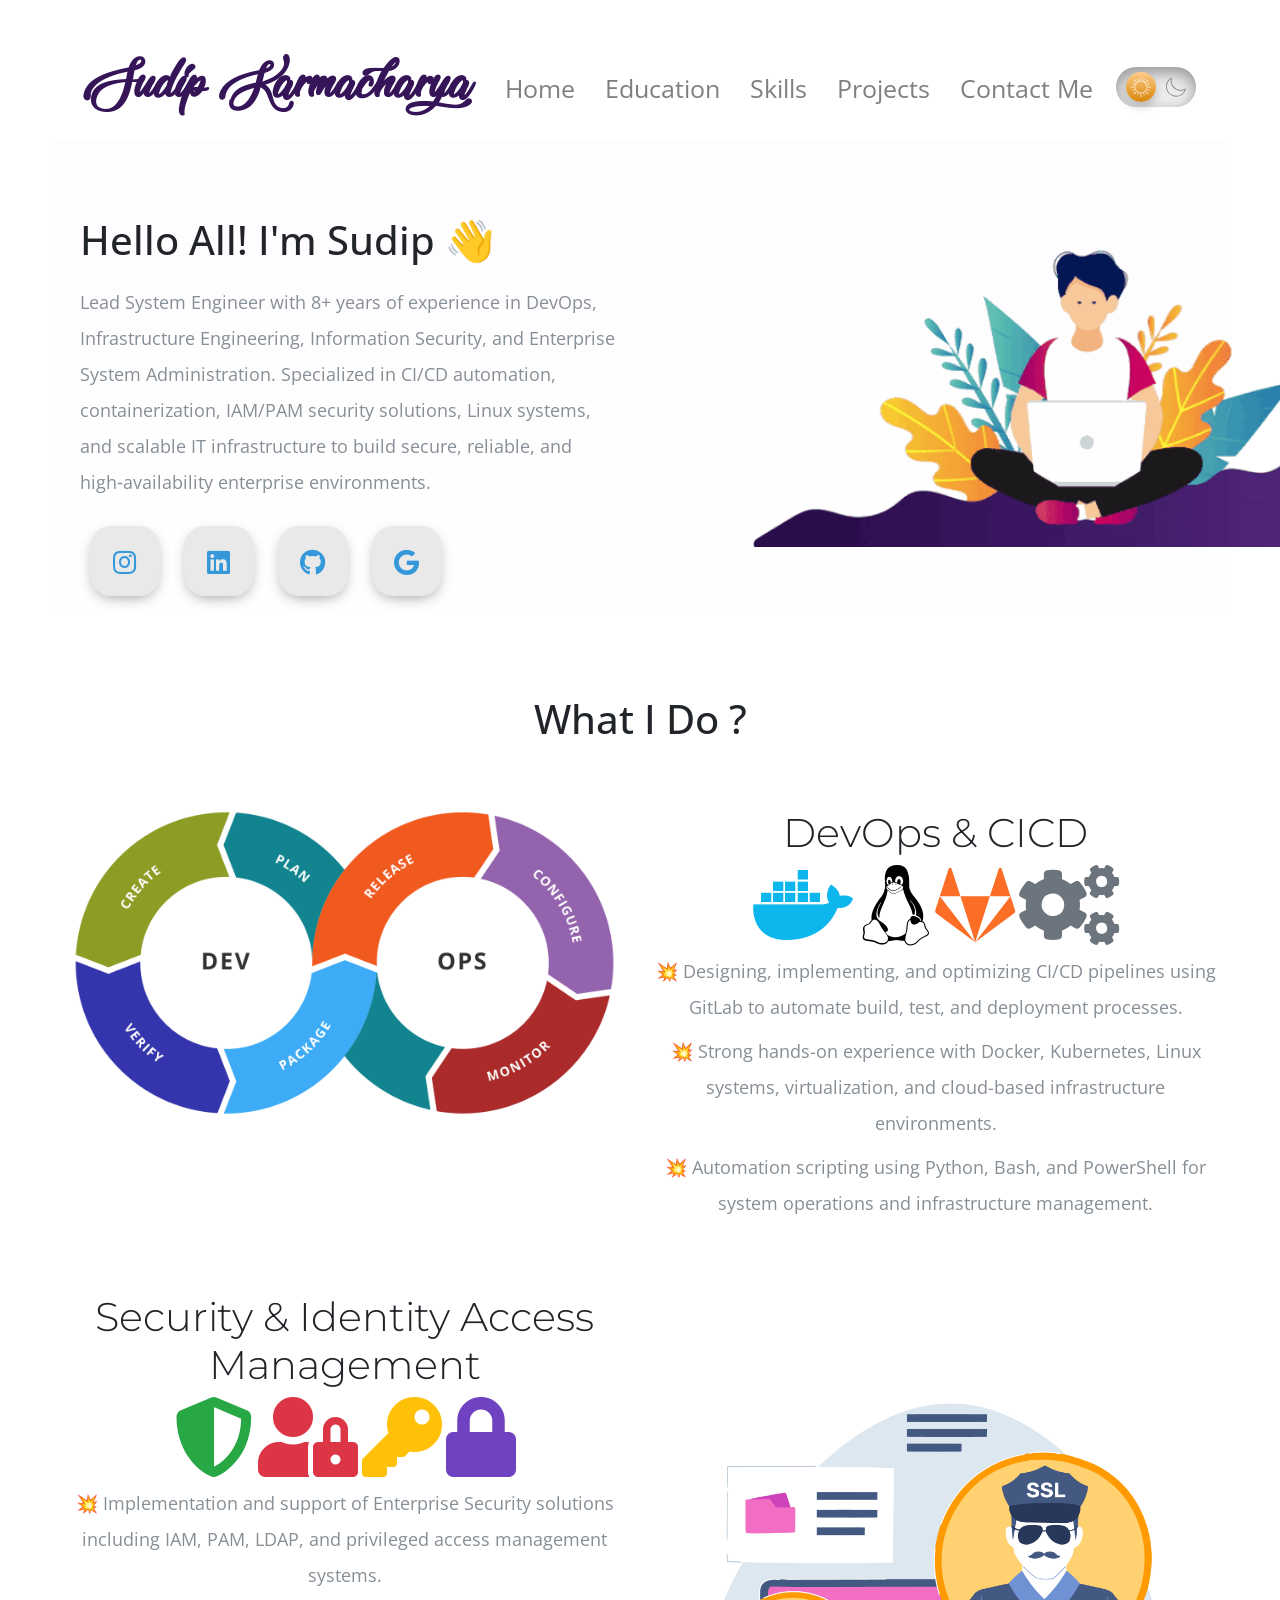
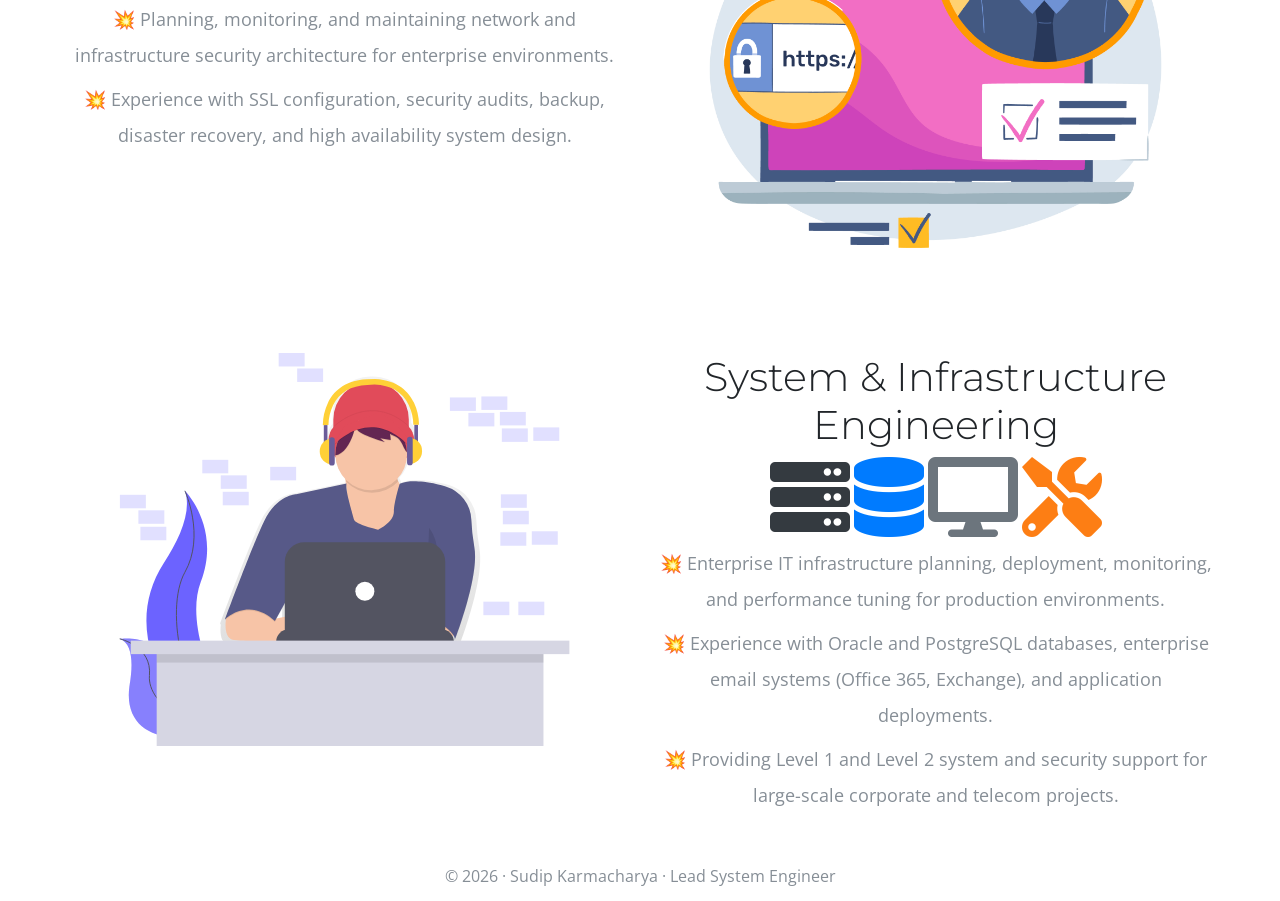
<file: index.html>
<!DOCTYPE html>
<html lang="en" dir="ltr">
  <head>
    <meta charset="utf-8" />
    <meta name="viewport" content="width=device-width,initial-scale=1" />
    <meta
    name="description"
    content="Senior System Engineer with experience in DevOps, CI/CD, Kubernetes, IAM/PAM security, Linux, and enterprise infrastructure."
   />
    <meta property="og:title" content="Sudip Karmacharya | Lead System Engineer">
    <meta property="og:description" content="DevOps, Kubernetes, IAM/PAM, Security & Enterprise Infrastructure Engineer">
    <meta property="og:image" content="https://sudipkarmacharya.com.np/Image/Profile pic.jpg">
    <meta property="og:url" content="https://sudipkarmacharya.com.np">
    <meta name="twitter:card" content="summary_large_image">

    <title>Sudip Karmacharya | Lead System Engineer | DevOps | Security</title>
    <!-- ✅ SCHEMA MARKUP GOES HERE -->
    <script type="application/ld+json">
    {
      "@context": "https://schema.org",
      "@type": "Person",
      "name": "Sudip Karmacharya",
      "jobTitle": "Lead System Engineer",
      "url": "https://sudipkarmacharya.com.np",
      "sameAs": [
        "https://www.linkedin.com/in/sudip-karmacharya-984aa5118/"
      ]
    }
    </script>
    <link rel="icon" href="Image/engineer.ico" />
    <link
      rel="stylesheet"
      href="https://stackpath.bootstrapcdn.com/bootstrap/4.5.0/css/bootstrap.min.css"
      integrity="sha384-9aIt2nRpC12Uk9gS9baDl411NQApFmC26EwAOH8WgZl5MYYxFfc+NcPb1dKGj7Sk"
      crossorigin="anonymous"
    />
    <link rel="stylesheet" href="style.css" />
    <link rel="stylesheet" href="dark-mode.css" />

    <link
      href="https://fonts.googleapis.com/css2?family=Arizonia&family=Montserrat:wght@400;800&display=swap"
      rel="stylesheet"
    />
    <link
      href="https://fonts.googleapis.com/css2?family=Open+Sans:wght@700&display=swap"
      rel="stylesheet"
    />
    <link
      rel="stylesheet"
      href="https://use.fontawesome.com/releases/v5.4.1/css/all.css"
    />
    <link
      rel="stylesheet"
      href="https://cdnjs.cloudflare.com/ajax/libs/font-awesome/5.13.1/css/all.min.css"
    />
    <script
      src="https://code.jquery.com/jquery-3.5.1.slim.min.js"
      integrity="sha384-DfXdz2htPH0lsSSs5nCTpuj/zy4C+OGpamoFVy38MVBnE+IbbVYUew+OrCXaRkfj"
      crossorigin="anonymous"
    ></script>
    <script
      src="https://cdn.jsdelivr.net/npm/popper.js@1.16.0/dist/umd/popper.min.js"
      integrity="sha384-Q6E9RHvbIyZFJoft+2mJbHaEWldlvI9IOYy5n3zV9zzTtmI3UksdQRVvoxMfooAo"
      crossorigin="anonymous"
    ></script>
    <script
      src="https://stackpath.bootstrapcdn.com/bootstrap/4.5.0/js/bootstrap.min.js"
      integrity="sha384-OgVRvuATP1z7JjHLkuOU7Xw704+h835Lr+6QL9UvYjZE3Ipu6Tp75j7Bh/kR0JKI"
      crossorigin="anonymous"
    ></script>
  </head>
  <script
    async
    src="https://www.googletagmanager.com/gtag/js?id=G-WZXPVQDR2Q"
  ></script>
  <script>
    window.dataLayer = window.dataLayer || [];
    function gtag() {
      dataLayer.push(arguments);
    }
    gtag("js", new Date());

    gtag("config", "G-WZXPVQDR2Q");
  </script>
  <body class="container-fluid body_section">
    <header>
      <nav class="navbar navbar-expand-lg navbar-light">
        <a class="navbar-brand brand-name" href="#">Sudip Karmacharya</a>
        <button
          class="navbar-toggler"
          type="button"
          data-toggle="collapse"
          data-target="#navbarSupportedContent"
          aria-controls="navbarSupportedContent"
          aria-expanded="false"
          aria-label="Toggle navigation"
        >
          <span class="navbar-toggler-icon"></span>
        </button>

        <div class="collapse navbar-collapse" id="navbarSupportedContent">
          <ul class="navbar-nav ml-auto">
            <li class="nav-item">
              <a class="nav-link headerachor" href="index.html">Home</a>
            </li>
            <li class="nav-item">
              <a class="nav-link headerachor" href="education.html"
                >Education</a
              >
            </li>
            <li class="nav-item">
              <a class="nav-link headerachor" href="skill.html">Skills</a>
            </li>
            <li class="nav-item">
              <a class="nav-link headerachor" href="project.html">Projects</a>
            </li>
            <li class="nav-item">
              <a class="nav-link headerachor" href="contact.html">Contact Me</a>
            </li>
            <li>
              <iframe
                id="toggle-iframe"
                onload="onIframeLoad()"
                src="toggle.html"
              ></iframe>
            </li>
          </ul>
        </div>
      </nav>
    </header>

    <section id="Home">
      <div class="row column1">
        <div class="col-lg-6 col-md-6 first-image">
          <img class="boyimage" src="Image/20200630_162659.gif" alt="" />
        </div>
        <div class="col-lg-6 section-1">
          <h1 class="Hello">
            Hello All! I'm Sudip <span class="wave">👋</span>
          </h1>
          <p>            
            Lead System Engineer with 8+ years of experience in DevOps, Infrastructure Engineering,
              Information Security, and Enterprise System Administration. 
              Specialized in CI/CD automation, containerization, IAM/PAM security solutions,
              Linux systems, and scalable IT infrastructure to build secure,
              reliable, and high‑availability enterprise environments.

          </p>
          <div class="social_media_icon">
            <a
              class="btn"
              href="https://www.instagram.com/sudipkarmacharya?igsh=aHAwOGFkYTJlNnNr"
              target="_blank"
            >
              <i class="fab fa-instagram"></i>
            </a>
            <a
              class="btn"
              href="https://www.linkedin.com/in/sudip-karmacharya-984aa5118/"
              target="_blank"
            >
              <i class="fab fa-linkedin" aria-hidden="true"></i>
            </a>
            <a
              class="btn"
              href="https://github.com/sudipkarma341?tab=repositories"
              target="_blank"
            >
              <i class="fab fa-github"></i>
            </a>
            <a
              class="btn"
              href="mailto:SudipKarmacharya1503@gmail.com"
              target="_blank"
            >
              <i class="fab fa-google"></i>
            </a>
          </div>
        </div>
        <div class="Image-boy col-lg-6">
          <img class="boy" src="Image/Boy-image.png" alt="" />
        </div>
      </div>
    </section>

    <section id="Whatido">
      <h1>What I Do ?</h1>
      <div class="row feature-1">
        <div class="col-lg-6 col-md-6 Feature-first-image">
          <img class="Feature-svg-image" src="Image/Devops.svg.png" alt="" />
        </div>
        <div class="col-lg-6 col-md-6">
          <h1 class="Feature-Heading">DevOps & CICD</h1>
          <ul class="dev-icon">            
          <li><i class="fab fa-docker fa-5x" style="color:#0db7ed"></i></li>
          <li><i class="fab fa-kubernetes fa-5x" style="color:#326ce5"></i></li>
          <li><i class="fab fa-linux fa-5x" style="color:#000000"></i></li>
          <li><i class="fab fa-gitlab fa-5x" style="color:#fc6d26"></i></li>
          <li><i class="fas fa-cogs fa-5x" style="color:#6c757d"></i></li>
          </ul>
          <div class="DevOps & System Engineering">
            <p class="Features-paragraph">
              💥 Designing, implementing, and optimizing CI/CD pipelines using GitLab to automate
                  build, test, and deployment processes.
            </p>
            <p class="Features-paragraph">
              💥 Strong hands-on experience with Docker, Kubernetes, Linux systems,
                  virtualization, and cloud-based infrastructure environments.
            </p>

            <p class="Features-paragraph">
              💥 Automation scripting using Python, Bash, and PowerShell for system operations
              and infrastructure management.
            </p>

          </div>
        </div>
      </div>
      <div class="row feature-2">
        <div class="col-lg-6 col-md-6 feature-web">
          <h1 class="Feature-Heading">Security & Identity Access Management</h1>
          <ul class="dev-icon">            
            <li><i class="fas fa-shield-alt fa-5x" style="color:#28a745"></i></li>
            <li><i class="fas fa-user-lock fa-5x" style="color:#dc3545"></i></li>
            <li><i class="fas fa-key fa-5x" style="color:#ffc107"></i></li>
            <li><i class="fas fa-lock fa-5x" style="color:#6f42c1"></i></li>
          </ul>
          <div class="Security & Identity Access Managementt">
            <p class="Features-paragraph">
              💥 Implementation and support of Enterprise Security solutions including
             IAM, PAM, LDAP, and privileged access management systems.
            </p>            
          <p class="Features-paragraph">
            💥 Planning, monitoring, and maintaining network and infrastructure security
            architecture for enterprise environments.
          </p>
          <p class="Features-paragraph">
            💥 Experience with SSL configuration, security audits, backup, disaster recovery,
            and high availability system design.
          </p>
          </div>
        </div>
        <div class="col-lg-6 col-md-6 Feature-second-image">
          <img class="Feature-svg-image" src="Image/IAM1.jpg" alt="" />
        </div>
      </div>
      <div class="row feature-3">
        <div class="col-lg-6 col-md-6 Feature-third-image">
          <img class="Feature-svg-image-3" src="Image/Coding.svg" alt="" />
        </div>
        <div class="col-lg-6 col-md-6 feature-coding">
          <h1 class="Feature-Heading">System & Infrastructure Engineering</h1>
          <ul class="dev-icon">            
              <li><i class="fas fa-server fa-5x" style="color:#343a40"></i></li>
              <li><i class="fas fa-database fa-5x" style="color:#007bff"></i></li>
              <li><i class="fas fa-desktop fa-5x" style="color:#6c757d"></i></li>
              <li><i class="fas fa-tools fa-5x" style="color:#fd7e14"></i></li>
          </ul>
          <div class="System & Infrastructure Engineering">            
          <p class="Features-paragraph">
            💥 Enterprise IT infrastructure planning, deployment, monitoring,
            and performance tuning for production environments.
          </p>
          <p class="Features-paragraph">
            💥 Experience with Oracle and PostgreSQL databases, enterprise email systems
            (Office 365, Exchange), and application deployments.
          </p>
          <p class="Features-paragraph">
            💥 Providing Level 1 and Level 2 system and security support for large-scale
            corporate and telecom projects.
          </p>
          </div>
        </div>
      </div>
    </section>
    <footer class="footer">
      © 2026 · Sudip Karmacharya · Lead System Engineer
    </footer>
    <script src="dark-mode.js"></script>
  </body>
</html>
</file>
<file: style.css>
body {
  font-family: "Open Sans", sans-serif;
  margin: 0;
}
.body_section {
  padding: 3% 5% 1%;
}

p {
  font-size: 18px;
}

a {
  text-decoration: none;
}

@font-face {
  font-family: "Lovely Home";
  src: local("Lovely Home"), url("Image/LovelyHome-9aBZ.ttf") format("truetype");
}

.brand-name,
.navbar-light .navbar-brand {
  /* font-family: "Brush Script MT"; */
  /* margin-bottom: 3px; */
  font-family: "Lovely Home";
  font-size: 50px;
  font-weight: bold;
  color: #351458;
}

.headerachor {
  color: black;
  margin: 0 7px 0 7px;
  font-size: 25px;
}

.headerachor:hover {
  background-color: #f1f1f1;
}

/* Section 1 */
.column1 {
  background-image: linear-gradient(#fefcfe, #ffffff);
  padding: 8px 16px;
}

.section-1 {
  margin-top: 6%;
  text-align: left;
  position: relative;
}
span.wave {
  animation-name: wave-animation;
  animation-duration: 2.5s;
  animation-iteration-count: infinite;
  transform-origin: 70% 70%;
  display: inline-block;
}

@keyframes wave-animation {
  0% {
    transform: rotate(0deg);
  }
  10% {
    transform: rotate(-10deg);
  }
  20% {
    transform: rotate(12deg);
  }
  30% {
    transform: rotate(-10deg);
  }
  40% {
    transform: rotate(9deg);
  }
  50% {
    transform: rotate(0deg);
  }
  100% {
    transform: rotate(0deg);
  }
}

.first-image {
  position: absolute;
  right: 0;
}
.boyimage {
  height: 400px;
}

@media only screen and (max-width: 1183px) {
  .first-image {
    right: 160px;
  }
}
.boy {
  width: 100%;
  height: 100%;
  animation: bounce 1.2s;
  animation-direction: alternate;
  animation-iteration-count: infinite;
}

@keyframes bounce {
  from {
    transform: translate3d(0, 0, 0);
  }
  to {
    transform: translate3d(0, 20px, 0);
  }
}

.Image-boy {
  text-align: center;
  align-items: center;
}

@media only screen and (min-width: 951px) {
  .Image-boy {
    display: none;
  }
}
.Hello {
  margin-bottom: 20px;
}
p {
  line-height: 2;
  color: #868e96;
}

.btn {
  display: inline-block;
  width: 4.37rem;
  height: 4.37rem;
  background: #e9e9e9;
  padding: 0px 0px;
  margin: 10px;
  border-radius: 30%;
  box-shadow: 0 5px 15px -5px #00000070;
  color: #3498db;
  overflow: hidden;
  position: relative;
}

.btn i {
  line-height: 70px;
  font-size: 1.625rem;
  transition: 0.2s linear;
}

.btn:hover i {
  transform: scale(1.3);
  color: #f1f1f1;
}

.btn::before {
  content: "";
  position: absolute;
  width: 120%;
  height: 120%;
  background: #3498db;
  transform: rotate(45deg);
  left: -110%;
  top: 90%;
}

.btn:hover::before {
  animation: aaa 0.7s 1;
  top: -10%;
  left: -10%;
}

@media only screen and (max-width: 470px) {
  .btn {
    width: 2.5rem;
    height: 2.5rem;
    margin: 7px;
  }
  .btn i {
    line-height: 40px;
    font-size: 1em;
  }
}

#Whatido {
  text-align: center;
  padding-top: 7%;
}

/* Section 2 */
.feature-1 {
  padding-top: 5%;
  text-align: center;
}
.feature-2 {
  padding-top: 5%;
  text-align: center;
}
.feature-3 {
  padding-top: 5%;
  padding-bottom: 20px;
  text-align: center;
}

.Feature-Heading {
  font-family: "Montserrat";
  font-weight: 300;
}

.Feature-first-image {
  padding: 0 2% 10%;
}

.Feature-second-image {
  padding: 5% 2% 0;
}

.Feature-svg-image {
  width: 100%;
  height: 100%;
}
.Feature-svg-image-3 {
  width: 84%;
  height: 84%;
}

.dev-icon {
  list-style: none;
  display: inline;
  padding: 0%;
}

.numpy {
  max-width: 100%;
  width: 30%;
  height: 30%;
  padding-bottom: 7%;
}

.pandas {
  max-width: 100%;
  max-height: 100%;
  width: 23%;
  height: 15%;
  padding-bottom: 7%;
  padding-left: 0;
}

li {
  display: inline;
}

.Data-Analytic {
  text-align: left;
}

.Features-paragraph {
  margin-top: 8px;
  margin-bottom: 8px;
}

@media only screen and (max-width: 764px) {
  .feature-2 {
    display: flex;
    flex-direction: column;
  }
  .feature-web {
    order: 2;
  }

  .brand-name,
  .navbar-light .navbar-brand {
    /* font-family: "Brush Script MT"; */
    /* margin-bottom: 3px; */
    font-family: "Lovely Home";
    font-size: 40px;
    font-weight: bold;
    color: #351458;
  }
}
@media only screen and (max-width: 991px) and (min-width: 951px) {
  .section-1 {
    margin-top: auto;
    padding-right: 400px;
  }
}
@media only screen and (max-width: 950px) {
  body,
  html {
    text-align: center;
    font-size: 16px;
    line-height: normal;
  }
  .Hello {
    margin-bottom: 10px;
  }
  h1 {
    font-size: 25px;
  }
  p {
    font-size: 15px;
    line-height: normal;
  }
  .section-1 {
    text-align: center;
  }
  .first-image {
    display: none;
  }

  .pandas {
    width: 23%;
    height: 15%;
  }
}

footer {
  padding-top: 2%;
  color: #868e96;
  text-align: center;
}
</file>
<file: dark-mode.css>
:root {
  --dark-background-color: #171c28;
  --dark-text-color: #ffffff;
  --dark-button-color: #55198b;
}

iframe {
  border: none;
  width: 92px;
  height: 65px;
}

@media (min-width: 992px) {
  .navbar-expand-lg .navbar-nav {
    align-items: center;
  }
}

.dark-mode {
  background-color: var(--dark-background-color) !important;
  background-image: var(--dark-background-color) !important;
  color: var(--dark-text-color) !important;
}

.dark-mode .card-title {
  color: var(--dark-text-color);
}

.dark-mode .card {
  background-color: var(--dark-background-color);
}

.dark-mode .column1 {
  background-image: var(--dark-background-color) !important;
}

.dark-mode .nav-link {
  color: var(--dark-text-color) !important;
}

.dark-mode .headerachor:hover {
  background-color: var(--dark-button-color) !important;
}

.dark-mode .brand-name {
  color: var(--dark-text-color) !important;
}

.dark-mode .brand-name:hover {
  color: var(--dark-button-color) !important;
}

.dark-mode p {
  color: #fffff0 !important;
}
</file>
